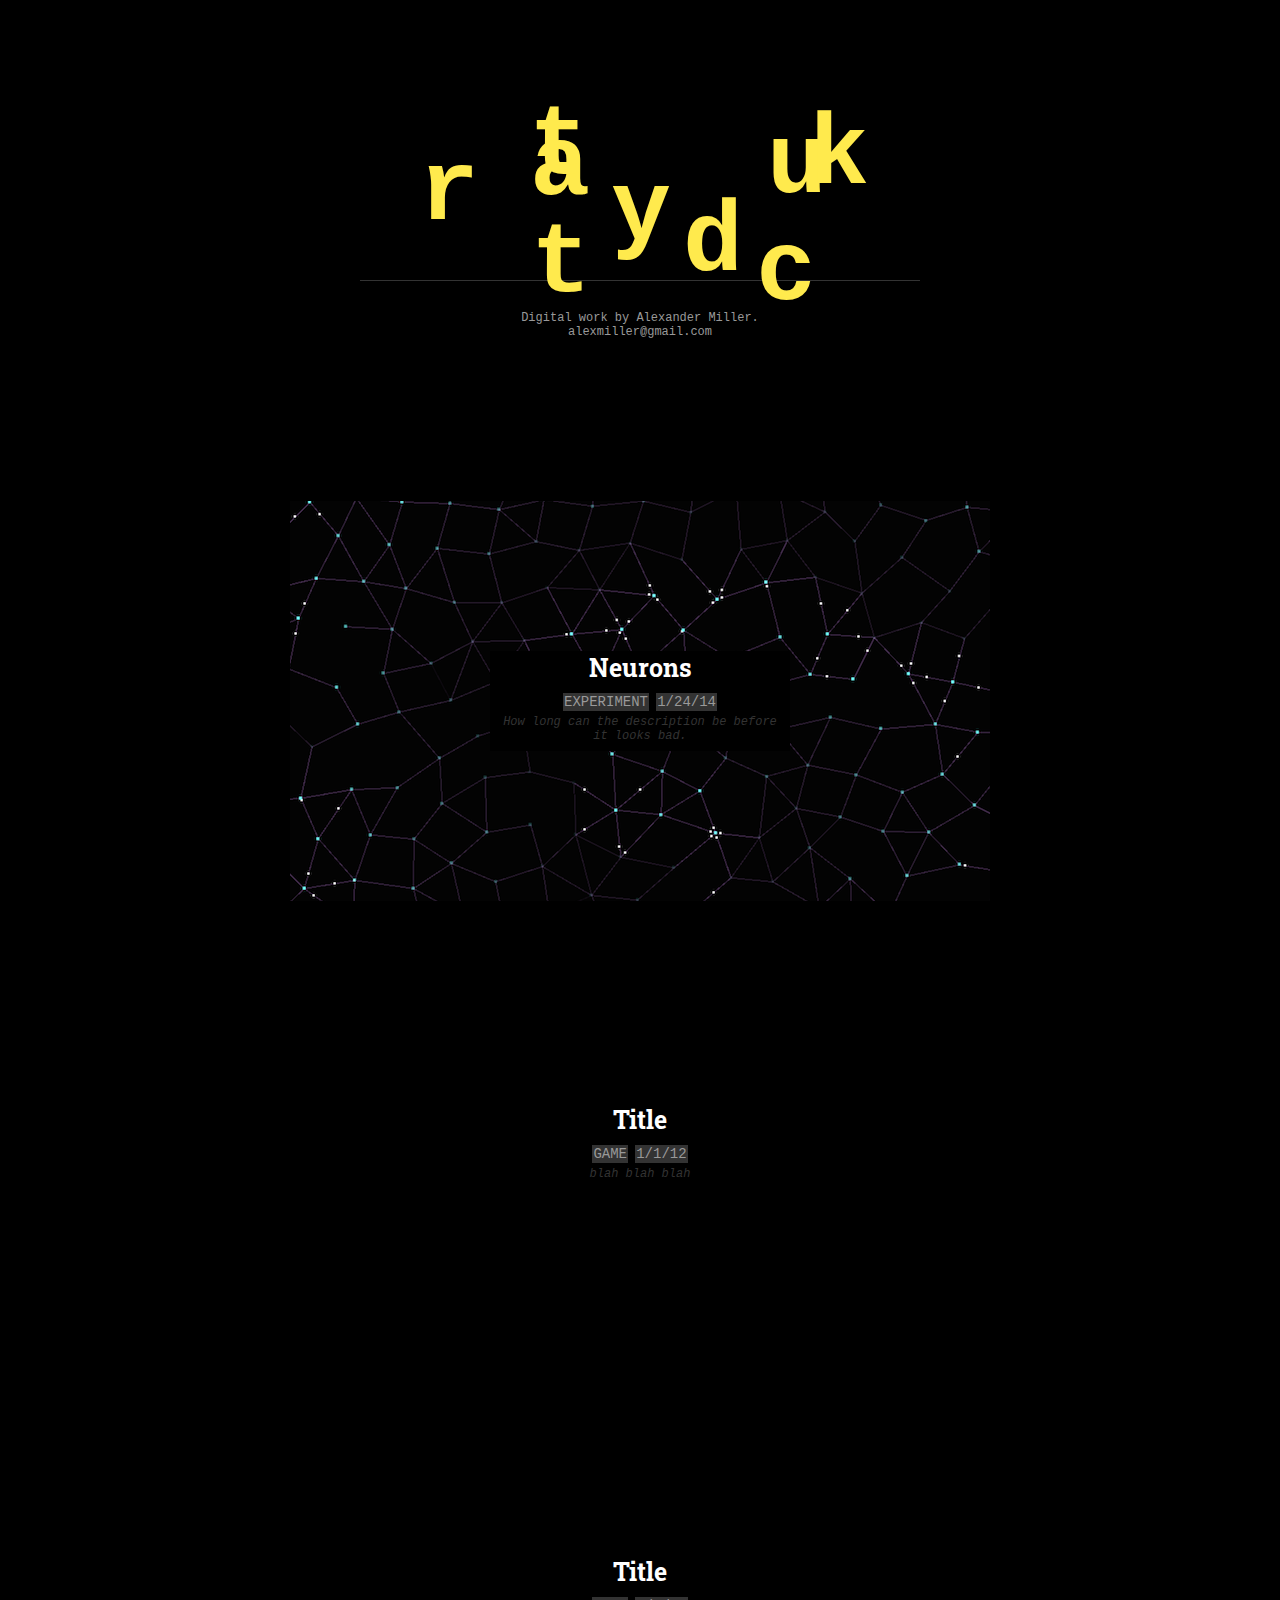
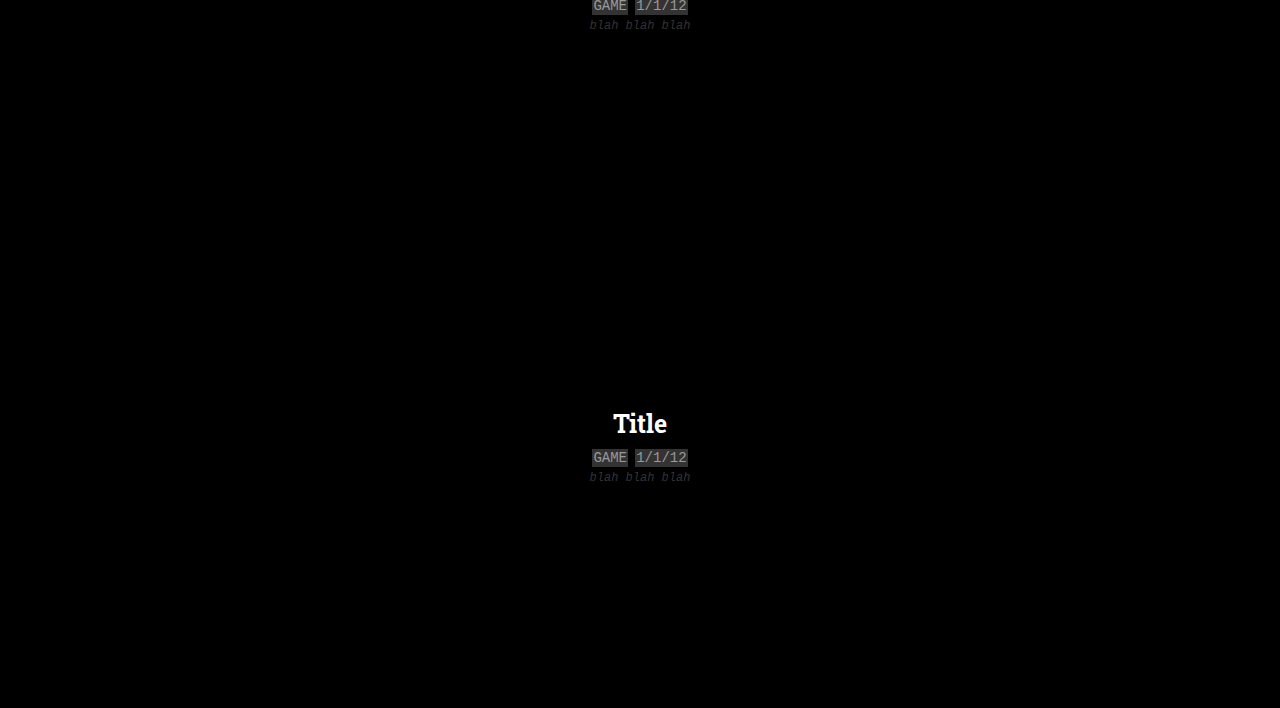
<file: index.html>
<html>
  <head>
    <title>Ratty Duck</title>
    <link rel="stylesheet" href="common/common.css">
    <link rel="stylesheet" href="index.css">
    <link href='http://fonts.googleapis.com/css?family=Roboto+Slab:100' rel='stylesheet' type='text/css'>
    <script src="http://ajax.googleapis.com/ajax/libs/jquery/2.1.3/jquery.min.js"></script>
    <script src="common/helpers.js" charset="utf-8"></script>
  </head>
  <body>
    <div id="top">
      <div id="big-title"></div>
      <div id="intro">
        <p>Digital work by Alexander Miller.</p>
        <div class="contact">alexmiller@gmail.com</div>
      </div>
    </div>
    <div id="container">
      <a href="neurons/">
        <div class="item" style="background: url('images/neurons.png')">
          <div class="description">
            <h3>Neurons</h3>
            <span class="type">Experiment</span>
            <span class="date">1/24/14</span>
            <p>How long can the description be before it looks bad.</p>
          </div>
        </div>
      </a>

      <div class="item">
        <div class="description">
          <h3>Title</h3>
          <span class="type">Game</span>
          <span class="date">1/1/12</span>
          <p>blah blah blah</p>
        </div>
      </div>

      <div class="item">
        <div class="description">
          <h3>Title</h3>
          <span class="type">Game</span>
          <span class="date">1/1/12</span>
          <p>blah blah blah</p>
        </div>
      </div>

      <div class="item">
        <div class="description">
          <h3>Title</h3>
          <span class="type">Game</span>
          <span class="date">1/1/12</span>
          <p>blah blah blah</p>
        </div>
      </div>
    </div>
    <script src="index.js" charset="utf-8"></script>
  </body>
</html>
</file>
<file: audio/index.html>
<html>
  <head>
    <script src="http://ajax.googleapis.com/ajax/libs/jquery/2.1.3/jquery.min.js"></script>
    <script src="../common/pixi.js" charset="utf-8"></script>
    <script src="timbre.dev.js" charset="utf-8"></script>
    <link rel="stylesheet" href="../common/common.css">
    <link rel="stylesheet" href="style.css">
  </head>
  <body>
    <div class="header">
      <div id="rattyduck"><a href="/">RATTYDUCK.COM</a></div>
      <div id="title">Synth</div>
    </div>
    <script src="../common/helpers.js" charset="utf-8"></script>
    <script src="main.js" charset="utf-8"></script>
  </body>
</html>
</file>
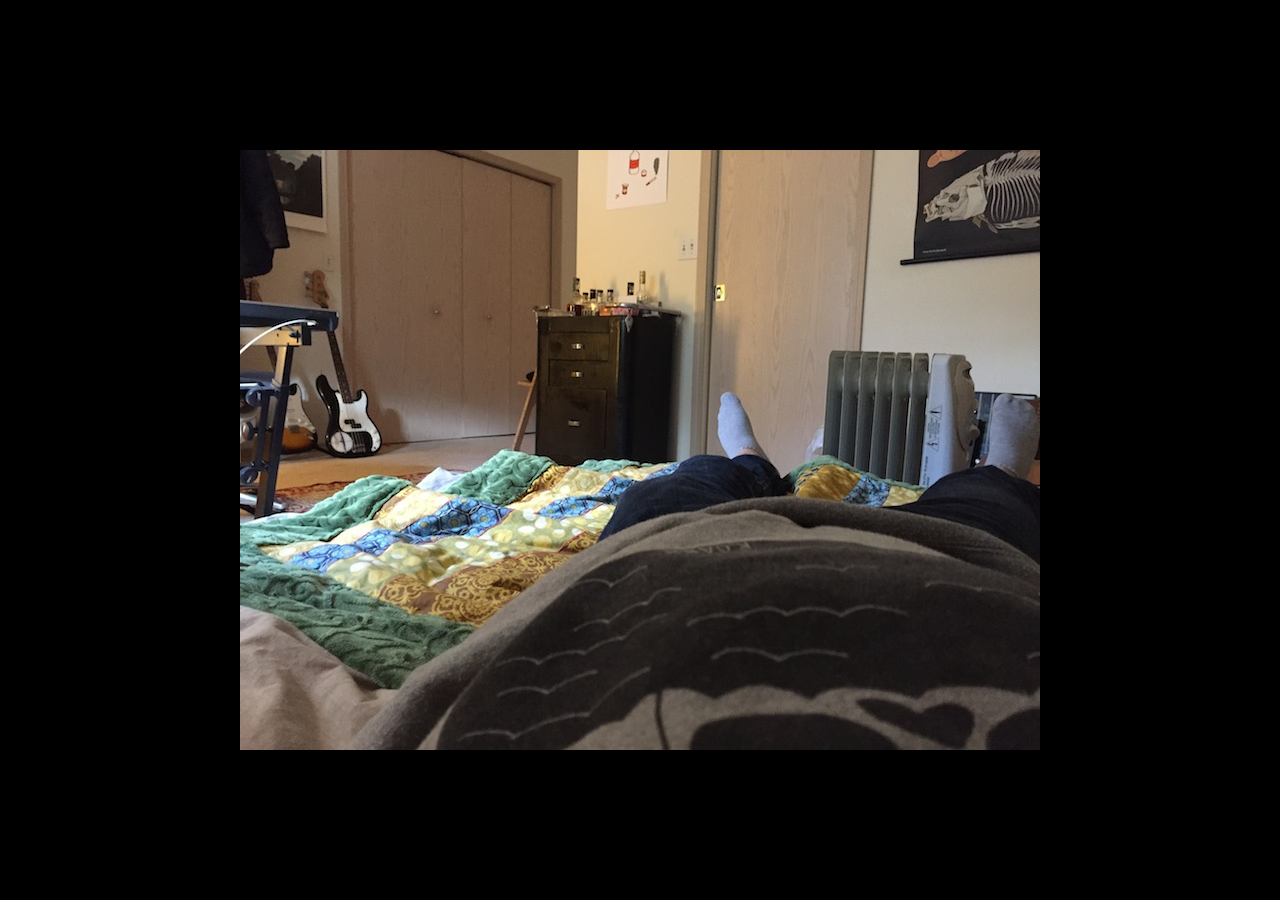
<file: powertalent/index.html>
<html>
<head>
  <script src="http://ajax.googleapis.com/ajax/libs/jquery/2.1.3/jquery.min.js"></script>
  <script src="../common/pixi.js" charset="utf-8"></script>
  <link rel="stylesheet" href="../common/common.css">
</head>
<body>
  <script src="../common/helpers.js" charset="utf-8"></script>
  <script src="main.js" charset="utf-8"></script>
</body>
</html>
</file>
<file: common/common.css>
body {
  font-family: "AtlasTypewriterRegular", "Andale Mono", "Consolas", "Lucida Console", "Menlo", "Luxi Mono", monospace;
  margin: 0;
  background-color: #000;
  color: #FFF;
}

.header {
  position: absolute;
  background-color: #1F1F1F;
  width: 100%;
  z-index: 100;
  text-align: center;
}

#rattyduck {
  position: absolute;
  left: 0;
  margin: 10px;
}

#rattyduck a {
  padding: 3px;
  border-radius: 5px;
  font-size: 14px;
  color: #000;
  background-color: #FFEA4D;
}

#settings-button {
  position: absolute;
  top: 0;
  right: 0;
  cursor: pointer;
  background-color: #333;
  padding: 10px;
}

#settings-button:hover {
  background-color: #FFF;
  color: #000;
}

#settings-button a {
  color: #FFF;
}

#title {
  margin-left: 20px;
  font-weight: bold;
  font-size: 15px;
  padding: 10px;
}

body {
  font-size: 12px;
  overflow: hidden;
}

.settings-pane {
  z-index: 100;
  position: absolute;
  right: 0px;
}

.previous-button, .next-button {
  width: 100px;
  text-align: center;
  background-color: #000;
  z-index: 100;
}

.previous-button:hover, .next-button:hover {
  background-color: #FFF;
  color: #000;
  cursor: pointer;
}

.arrow {
  font-size: 50px;
  font-weight: bold;
}

.previous-button {
  left: 50px;
}

.next-button {
  right: 50px;
}

#click-message {
  z-index: 100;
  font-size: 15px;
  background-color: #1F1F1F;
  padding: 10px;
}
</file>
<file: index.css>
#top {
  width: 100%;
  height: 400px;
  position: relative;
  margin-bottom: 100px;
}

#big-title {
  position: absolute;
  margin-left: auto;
  margin-right: auto;
  top: 40%;

  z-index: 100;
}

#big-title div {
  display: inline-block;
  position: relative;
  font-size: 100px;
  font-family: "AtlasTypewriterRegular", "Andale Mono", "Consolas", "Lucida Console", "Menlo", "Luxi Mono", monospace;
  font-weight: bold;
  color: #FFEA4D;
  letter-spacing: 10px;
}

#intro {
  border-top: 1px solid #333;
  padding: 30px;
  text-align: center;
  width: 500px;
  color: #999;
  position: absolute;
  top: 70%;
}


#container {
  max-width: 1420px;
  margin-left: auto;
  margin-right: auto;
  padding: 0;
  text-align: center;
}

#intro p {
  margin: 0;
}

.item {
  height: 400px;
  margin-bottom: 50px;
  width: 700px;
  position: relative;
  border: 1px solid #000;
  display: inline-block;
}

.item:hover {
  border: 1px solid #FFF;
}

.item:hover .description {
  background-color: #FFF;
  color: #000;
}

.item .description {
  width: 300px;
  height: 100px;
  background-color: #000;
  position: absolute;
  top: 150px;
  left: 200px;
  text-align: center;
}

.item h3 {
  font-family: 'Roboto Slab', serif;
  font-size: 25px;
  margin: 0 0 10px 0;
}

.type, .date {
  font-size: 14px;
  text-transform: uppercase;
  background-color: #333;
  color: #999;
  padding: 1px;
}

.item p {
  font-size: 12px;
  color: #333;
  margin: 5px;
  font-style: italic;
}

a {
  text-decoration: none;
  color: #FFF;
}
</file>
<file: audio/style.css>
body {
  font-size: 12px;
  overflow: hidden;
}

.settings-pane {
  z-index: 100;
  position: absolute;
  right: 0px;
}

.previous-button, .next-button {
  width: 100px;
  text-align: center;
  background-color: #000;
  z-index: 100;
  display: none;
}

.previous-button:hover, .next-button:hover {
  background-color: #FFF;
  color: #000;
  cursor: pointer;
}

.arrow {
  font-size: 50px;
  font-weight: bold;
}

.previous-button {
  left: 50px;
}

.next-button {
  right: 50px;
}

#click-message {
  z-index: 100;
  font-size: 15px;
  background-color: #1F1F1F;
  padding: 10px;
}
</file>
